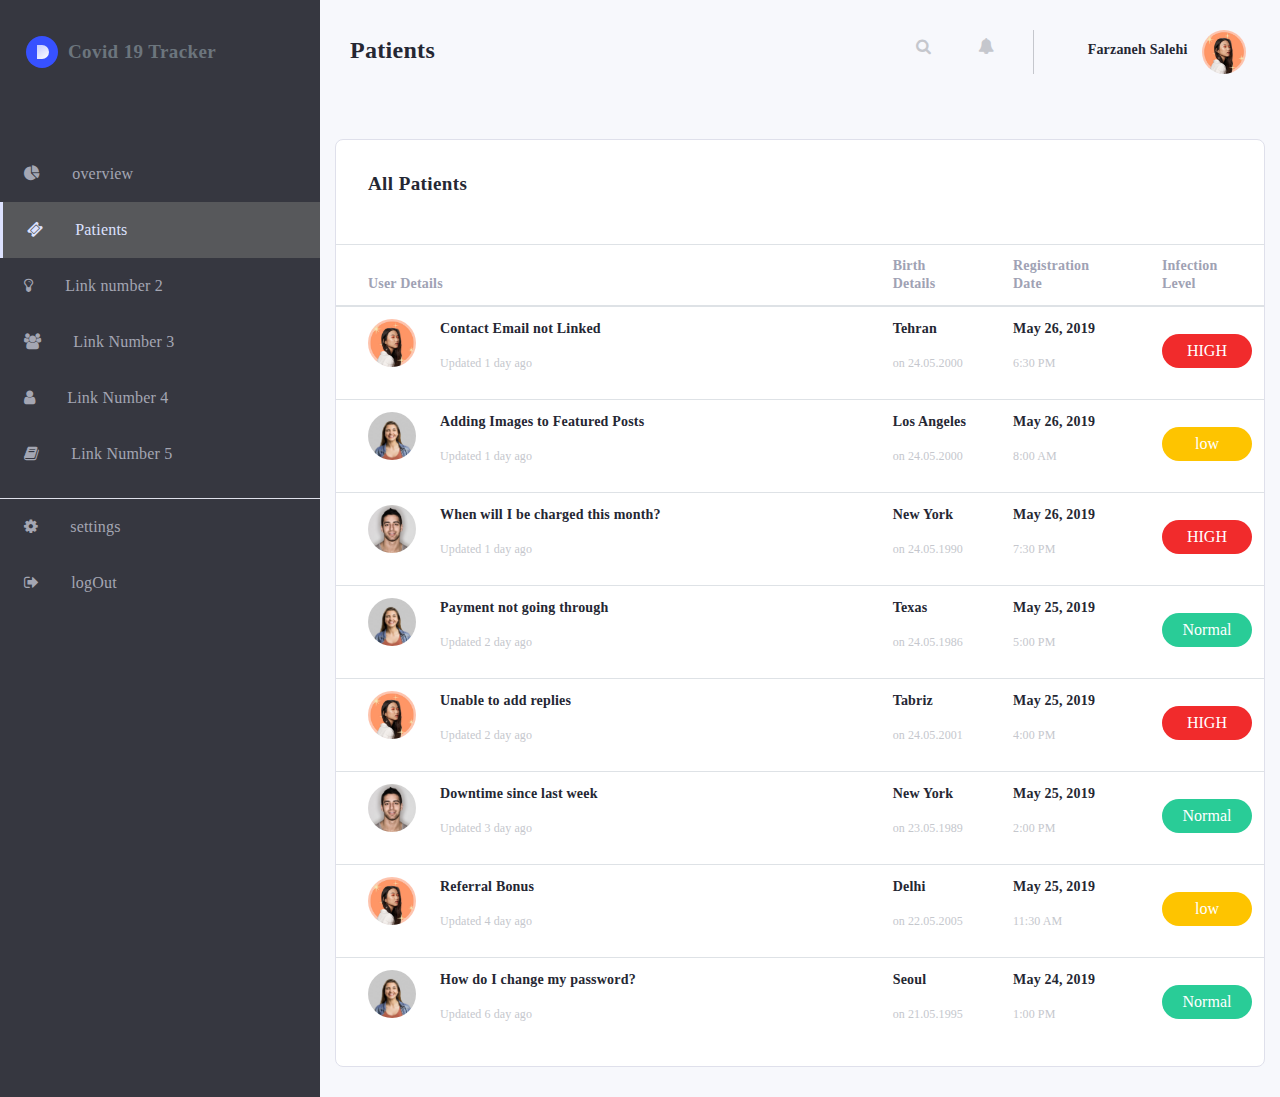
<file: covid-19 Dashboard/users.html>
<!doctype html>
<html lang="en">
    <head>
        <!-- Required meta tags -->
        <meta charset="utf-8">
        <meta name="viewport" content="width=device-width, initial-scale=1, shrink-to-fit=no">
        <meta name="description" content="Coronavirus (COVID-19) dashboard to show the dynamics of Сoronavirus distribution per country">
        <meta name="author" content="Farzaneh Salehi">

        <!-- Bootstrap CSS -->
        <link rel="stylesheet" href="https://maxcdn.bootstrapcdn.com/bootstrap/4.0.0/css/bootstrap.min.css" integrity="sha384-Gn5384xqQ1aoWXA+058RXPxPg6fy4IWvTNh0E263XmFcJlSAwiGgFAW/dAiS6JXm" crossorigin="anonymous">

        <!-- Style Css-->
        <link rel="stylesheet" href="Css/style.css">

        <!-- Load an icon library -->
        <link rel="stylesheet" href="https://cdnjs.cloudflare.com/ajax/libs/font-awesome/4.7.0/css/font-awesome.min.css">

        <title>
            Covid 19 Tracker-Sokan Edition
        </title>
    </head>
    <body>
        <div class="container-fluid no-padd">
            <div class="row no-margin">
                <div class="col-md-3 no-padd hidden-xs">
                    <div class="sideBar"  id="myTopnav">
                        <div class="topMenu">
                                <!-- covid 19 Tracker with logo-->
                                <div class="titleSideBar">
                                    <!-- blue circle-->
                                    <div class="logoCovid">
                                        <!-- D -->
                                        <div class="logoD">

                                        </div>
                                    </div>
                                </div>
                                <div class="txtTitleSideBar  text-muted">
                                    Covid 19 Tracker
                                </div>
                        </div>
                        <!-- firstmenu of side bar-->
                        <div class="firstMenu">
                            <a href="index.html"  > <i class="fa fa-pie-chart" aria-hidden="true"></i>overview</a>
                            <a href="users.html" class="active"><i class="fa fa-ticket" aria-hidden="true"></i>Patients</a>
                            <a href="#Link2"><i class="fa fa-lightbulb-o" aria-hidden="true"></i>Link number 2</a>
                            <a href="#Link3"><i class="fa fa-users" aria-hidden="true"></i>Link Number 3</a>
                            <a href="#Link4"><i class="fa fa-user" aria-hidden="true"></i>Link Number 4</a>
                            <a href="#Link5"><i class="fa fa-book" aria-hidden="true"></i>Link Number 5</a>
                        </div>
                          <!-- second menu of side bar/below line-->
                        <div class="logSettingMenu">
                            <a href="#settings" class="active" > <i class="fa fa-cog" aria-hidden="true"></i>settings</a>
                            <a href="#logOut"><i class="fa fa-sign-out" aria-hidden="true"></i>logOut</a>
                        </div>
                        <a href="javascript:void(0);" class="icon " onclick="myFunction()">
                            <i class="fa fa-bars pull-right"></i>
                          </a>
                    </div>
                </div>
                <div class="col-sm-9">
                    <div class="header row">
                          <!-- title of page -->
                        <div class="titleHeader col-sm-7 col-md-7">
                            <p class="titleOfProject">
                                 Patients
                            </p>
                        </div>
                          <!-- search and notification-->
                        <div class="notifMenu col-sm-2 hidden-xs">
                            <a href="#searchBar" class="col-sm-6 pull-left"> <i class="fa fa-search" aria-hidden="true"></i></a>
                            <a href="#notification" class="col-sm-6 pull-right"> <i class="fa fa-bell" aria-hidden="true"></i></a>
                        </div>
                          <!-- visit profile-->
                        <div class="profile col-sm-3">
                            <div class="row">
                                <div class="col-sm-8  col-8 profileBox">
                                    <a class="profileName"></a>
                                        Farzaneh Salehi
                                    </a>
                                </div>
                                <div class="col-sm-4 col-4">
                                    <img src="Image/2.jpeg"/>
                                </div>
                            </div>
                            
                        </div>
                    </div>
                      <!-- users/this is hard code because we need a form to receive information,sql and php or node.js to receive information from the database and deliver to JS/This is done for the next phase -->
                    <div class="users">
                        <div class="titleHeader col-sm-12">
                            <p class="titleOfProject">
                                 All Patients
                            </p>
                        </div>
                        <table class="table">
                            <thead>
                              <tr>
                                <th scope="col">User Details</th>
                                <th scope="col">Birth Details</th>
                                <th scope="col">Registration Date</th>
                                <th scope="col">Infection Level</th>
                              </tr>
                            </thead>
                            <tbody>
                              <tr>
                                <td scope="row">
                                    <img src="Image/2.jpeg" class="profileList pull-left"/>
                                    <div class="tableBox">   
                                    <p class="titleTd">Contact Email not Linked</p>
                                    <p class="txtTd">Updated 1 day ago</p>
                                    </div>
                                </td>
                                <td>
                                    <div class="tableBox">
                                         <p class="titleTd">Tehran</p>
                                    <p class="txtTd">on 24.05.2000</p>
                                    </div>
                                   
                                </td>
                                <td>
                                    <div class="tableBox">
                                        <p class="titleTd">May 26, 2019</p>
                                    <p class="txtTd">6:30 PM</p>
                                    </div>
                                    
                                </td>
                                <td>
                                    <p class="infectionLvlHigh">
                                        HIGH
                                    </p>
                                </td>
                              </tr>
                              <tr>
                                <td scope="row">
                                    <img src="Image/4.jpeg"  class="profileList pull-left"/>
                                    <div class="tableBox">
                                         <p class="titleTd">Adding Images to Featured Posts</p>
                                    <p class="txtTd">Updated 1 day ago</p>
                                    </div>
                                   
                                </td>
                                <td>
                                    <div class="tableBox">
                                         <p class="titleTd">Los Angeles</p>
                                    <p class="txtTd">on 24.05.2000</p>
                                    </div>
                                   
                                </td>
                                <td>
                                    <div class="tableBox">
                                         <p class="titleTd">May 26, 2019</p>
                                    <p class="txtTd">8:00 AM</p>
                                    </div>
                                   
                                </td>
                                <td>
                                    <p class="infectionLvlLow">
                                        low
                                    </p>
                                </td>
                              </tr>
                              <tr>
                                <td scope="row">
                                    <img src="Image/5.jpeg" class="profileList pull-left"/>
                                    <div class="tableBox">
                                         <p class="titleTd">When will I be charged this month?</p>
                                    <p class="txtTd">Updated 1 day ago</p>
                                    </div>
                                   
                                </td>
                                <td>
                                    <div class="tableBox">
                                         <p class="titleTd">New York</p>
                                    <p class="txtTd">on 24.05.1990</p>
                                    </div>
                                   
                                </td>
                                <td>
                                    <div class="tableBox">
                                       <p class="titleTd">May 26, 2019</p>
                                    <p class="txtTd">7:30 PM</p>  
                                    </div>
                                   
                                </td>
                                <td>
                                    <p class="infectionLvlHigh">
                                        HIGH
                                    </p>
                                </td>
                              </tr>
                              <tr>
                                <td scope="row">
                                    <img src="Image/4.jpeg"  class="profileList pull-left"/>
                                    <div class="tableBox">
                                         <p class="titleTd">Payment not going through</p>
                                    <p class="txtTd">Updated 2 day ago</p>
                                    </div>
                                   
                                </td>
                                <td>
                                    <div class="tableBox">
                                        <p class="titleTd">Texas</p>
                                    <p class="txtTd">on 24.05.1986</p>
                                    </div>
                                    
                                </td>
                                <td>
                                    <div class="tableBox">
                                         <p class="titleTd">May 25, 2019</p>
                                    <p class="txtTd">5:00 PM</p>
                                    </div>
                                   
                                </td>
                                <td>
                                    <p class="infectionLvlNormal">
                                        Normal
                                    </p>
                                </td>
                              </tr>
                              <tr>
                                <td scope="row">
                                    <img src="Image/2.jpeg" class="profileList pull-left"/>
                                    <div class="tableBox">
                                        <p class="titleTd">Unable to add replies</p>
                                    <p class="txtTd">Updated 2 day ago</p>
                                    </div>
                                    
                                </td>
                                <td>
                                    <div class="tableBox">
                                        <p class="titleTd">Tabriz</p>
                                    <p class="txtTd">on 24.05.2001</p>
                                    </div>
                                    
                                </td>
                                <td>
                                    <div class="tableBox">
                                         <p class="titleTd">May 25, 2019</p>
                                    <p class="txtTd">4:00 PM</p>
                                    </div>
                                   
                                </td>
                                <td>
                                    <p class="infectionLvlHigh">
                                        HIGH
                                    </p>
                                </td>
                              </tr>
                              <tr>
                                <td scope="row">
                                    <img src="Image/5.jpeg"  class="profileList pull-left"/>
                                    <div class="tableBox">
                                         <p class="titleTd">Downtime since last week</p>
                                    <p class="txtTd">Updated 3 day ago</p>
                                    </div>
                                   
                                </td>
                                <td>
                                    <div class="tableBox">
                                       <p class="titleTd">New York</p>
                                    <p class="txtTd">on 23.05.1989</p>  
                                    </div>
                                   
                                </td>
                                <td>
                                    <div class="tableBox">
                                       <p class="titleTd">May 25, 2019</p>
                                    <p class="txtTd">2:00 PM</p>  
                                    </div>
                                   
                                </td>
                                <td>
                                    <p class="infectionLvlNormal">
                                        Normal
                                    </p>
                                </td>
                              </tr>
                              <tr>
                                <td scope="row">
                                    <img src="Image/2.jpeg"  class="profileList pull-left"/>
                                    <div class="tableBox">
                                         <p class="titleTd">Referral Bonus</p>
                                    <p class="txtTd">Updated 4 day ago</p>
                                    </div>
                                   
                                </td>
                                <td>
                                    <div class="tableBox">
                                        <p class="titleTd">Delhi</p>
                                    <p class="txtTd">on 22.05.2005</p>
                                    </div>
                                    
                                </td>
                                <td>
                                    <div class="tableBox">
                                        <p class="titleTd">May 25, 2019</p>
                                    <p class="txtTd">11:30 AM</p>
                                    </div>
                                    
                                </td>
                                <td>
                                    <p class="infectionLvlLow">
                                        low
                                    </p>
                                </td>
                              </tr>
                              <tr>
                                <td scope="row">
                                    <img src="Image/4.jpeg"  class="profileList pull-left"/>
                                    <div class="tableBox">
                                        <p class="titleTd">How do I change my password?</p>
                                    <p class="txtTd">Updated 6 day ago</p>
                                    </div>
                                    
                                </td>
                                <td>
                                    <div class="tableBox">
                                        <p class="titleTd">Seoul</p>
                                    <p class="txtTd">on 21.05.1995</p>
                                    </div>
                                    
                                </td>
                                <td>
                                    <div class="tableBox">
                                        <p class="titleTd">May 24, 2019</p>
                                    <p class="txtTd">1:00 PM</p>
                                    </div>
                                    
                                </td>
                                <td>
                                    <p class="infectionLvlNormal">
                                        Normal
                                    </p>
                                </td>
                              </tr>
                            </tbody>
                          </table>
                    </div>
                </div>
                
            </div>
        
        </div>
       
        <!-- Optional JavaScript -->
        <script src="Js/main.js"></script>
        <!-- jQuery first, then Popper.js, then Bootstrap JS -->
        <script src="https://code.jquery.com/jquery-3.2.1.slim.min.js" integrity="sha384-KJ3o2DKtIkvYIK3UENzmM7KCkRr/rE9/Qpg6aAZGJwFDMVNA/GpGFF93hXpG5KkN" crossorigin="anonymous"></script>
        <script src="https://cdnjs.cloudflare.com/ajax/libs/popper.js/1.12.9/umd/popper.min.js" integrity="sha384-ApNbgh9B+Y1QKtv3Rn7W3mgPxhU9K/ScQsAP7hUibX39j7fakFPskvXusvfa0b4Q" crossorigin="anonymous"></script>
        <script src="https://maxcdn.bootstrapcdn.com/bootstrap/4.0.0/js/bootstrap.min.js" integrity="sha384-JZR6Spejh4U02d8jOt6vLEHfe/JQGiRRSQQxSfFWpi1MquVdAyjUar5+76PVCmYl" crossorigin="anonymous"></script>
    </body>
</html>
</file>
<file: covid-19 Dashboard/Css/style.css>
* { 
    padding: 0; 
    margin: 0; 
} 

body{
    font-family: mulish;
    width: 100%;
    background: #F7F8FC;
    font-style: normal;
}

.no-padd {
    padding-left: 0rem;
    padding-right: 0rem;
}

.no-margin {
    margin: 0rem;
}

.sideBar{
    background: #363740;
    height: 100%;
    overflow: hidden;
    width: 100%;
    display: block;
}

.sideBar a {
    padding: 1.125rem 0rem;
    cursor: pointer; 
    text-decoration: none;
    font-weight: normal;
    font-size: 1rem;
    line-height: 1.25rem;
    letter-spacing: 0.2px;
    color: #A4A6B3;
    width: 100%;
    display: inline-block;
}

.titleSideBar {
    position: relative;
    width: 2rem;
    height: 2rem;
    left: 1.625rem;
    top: 2.25rem;
}
    
.logoCovid {
    position: absolute;
    left: 0%;
    right: 0%;
    top: 0%;
    bottom: 0%;
    background: #3751FF;
    border-radius: 50%;
}
    
.logoD{
    position: absolute;
    left: 0.6875rem;
    right: 0.5625rem;
    top: 0.5625rem;
    bottom: 0.5625rem;
    border-radius: 0rem 1.25rem 1.25rem 0rem;
    background: linear-gradient(143.7deg, rgba(255, 255, 255, 0.7) 0%, #FFFFFF 100%);
}

.txtTitleSideBar {
    margin: 0.5rem 0rem 82px 68px;
    font-style: normal;
    font-weight: bold;
    font-size: 1.1875rem;
    line-height: 1.5rem;
    letter-spacing: 0.4px;
    color: #A4A6B3;
}

.firstMenu a.active , .logSettingMenu a:active{
    background: #57585B;
    border-left: 0.1875rem solid #DDE2FF;
    color: #DDE2FF;
}

.sideBar .icon {
    display: none;
  }

.sideBar a:hover:not(.active){
    background: #57585B;
    color: #DDE2FF;
}

.firstMenu a:last-child {
    border-bottom: 0.0625rem solid #DFE0EB;
    padding-bottom: 2.125rem;
}

.firstMenu i , .logSettingMenu i{
    padding: 0rem 2rem 0rem 1.5rem;
}

.header{
    margin: 1.875rem 0rem  	3.625rem 0rem;
}

.header .titleHeader .titleOfProject {
    font-weight: bold;
    font-size: 1.5rem;
    line-height: 1.875rem;
    letter-spacing: 0.3px;
    color: #252733;
    margin-top: 0.3125rem;
}

.notifMenu a {
    padding: 0rem 0.8125rem;
    color: #C5C7CD;
    text-align: center;
    margin-top: 0.3125rem;
}
      
.notifMenu a:hover {
    background-color: #57585b;
}

 .profileBox{
    border-left: 0.0625rem solid #C5C7CD;
    padding-left: 0.9375rem;
    padding-right: 0rem;
    font-weight: 600;
    font-size: 0.875rem;
    line-height: 1.25rem;
    text-align: right;
    letter-spacing: 0.2px;
    color: #252733;
    padding-top: 0.625rem;
 }  

.profile img {
    height: 2.75rem;
    border-radius: 50%;
}
.users .titleHeader {
   padding: 2rem; 
    font-weight: bold;
    font-size:1.1875rem;
    line-height: 1.5rem;
    letter-spacing: 0.4px;
    color: #252733;
}
/*.card {
    position: absolute;
    height: 134px;
    left: 285px;
    right: 2.0625rem;
    top: 128px;
}
*/

.nums {
    width: 100%;
    margin: 0rem 0.9375rem;
    background: #FFFFFF;
    border: 0.0625rem solid #DFE0EB;
    box-sizing: border-box;
    border-radius: 0.5rem;
}
.cards {
    margin-bottom: 1.875rem;
}
.nums:hover .mCard a , .nums:hover .mCard .numbers {
    color: #3751FF;
}

.nums:hover {
    cursor: pointer;
    border: 0.0625rem solid #3751FF;
    box-sizing: border-box;
}

.nums .mCard .numsText {
    margin-bottom: 0.75rem;
    font-weight: bold;
    font-size: 1.1875rem;
    line-height: 1.5rem;
    text-align: center;
    letter-spacing: 0.4px;
    color: #9FA2B4;
}

.nums .mCard {
    text-align: center;
    margin-top: 1.5rem;
}

.nums .mCard .numbers{
    display: block;
    font-weight: bold;
    font-size: 1.375rem;
    line-height: 3.125rem;
    text-align: center;
    letter-spacing: 0.0625rem;
    color: #252733;
    padding-bottom: 1.5rem;
}

.borderBox {
    margin: 0.9375rem;
    background: #FFFFFF;
    border: 0.0625rem solid #DFE0EB;
    box-sizing: border-box;
    border-radius: 0.5rem;
    padding: 2rem;
} 

.todayTrends .titleHeader {
    font-weight: bold;
    font-size: 1.1875rem;
    line-height: 1.5rem;
    letter-spacing: 0.4px;
    color: #252733;
}

.profileList{
    width: 10%;
    margin-right: 1.5rem;
    border-radius: 50%;
}

.titleTd{
    font-weight: 600;
    font-size: 0.875rem;
    line-height: 1.25rem;
    letter-spacing: 0.2px;
    color: #252733;
}

.txtTd{
    font-weight: normal;
    font-size: 0.75rem;
    line-height: 1rem ;
    letter-spacing: 0.1px;
    color: #C5C7CD;
}

.tableBox{
    padding: 0rem  0rem ;
}

.users .table th{
    color: #C5C7CD;
}

.infectionLvlHigh {
    padding: 0.3125rem 0.625rem;
    margin-top: 0.9375rem;
    text-align: center;
    width: 100%;
    color: #fff;
    background: #F12B2C;
    border-radius: 6.25rem;
}

.infectionLvlNormal {
    text-align: center;
    padding: 0.3125rem 0.625rem;
    margin-top: 0.9375rem;
    width: 100%;
    color: #fff;
    background: #29CC97;
    border-radius: 6.25rem;
}

.infectionLvlLow {
    padding: 0.3125rem;
    margin-top: 0.9375rem;
    text-align: center;
    width: 100%;
    color: #fff;
    background: #FEC400;
    border-radius: 6.25rem;
}

.users{
    margin-bottom: 1.875rem;
    background: #FFFFFF;
    border: 0.0625rem solid #DFE0EB;
    box-sizing: border-box;
    border-radius: 0.5rem;
}

.users .table th{
    font-weight: bold;
    font-size: 0.875rem;
    line-height: 1.125rem;
    letter-spacing: 0.2px;
    color: #9FA2B4;
    padding-left: 2rem;
}
.users .table td {
    padding-left: 2rem;
}

.flex-container {
    display: flex;
    flex-direction: row;
    flex-wrap: wrap;
    justify-content: flex-start;
  }
  
.flex-container > div {
    padding: 0.625rem;
  }
/* On screens that are less than 700px wide, make the sidebar into a topbar */
@media screen and (max-width: 767px) {
    .firstMenu  , .logSettingMenu{
        width: 100%;
        height: auto;
        position: relative;
        margin-top: 1.25rem;
    }
    .firstMenu a , .logSettingMenu a{
        float: left;
    }
    div.content {
        margin-left: 0;
    }
   .sideBar a.icon{display: block;}
   .sideBar a{display: none;}
   .sideBar a.icon {
     font-size: 1.875rem;
     position: absolute;
     top: 1.125rem;
     right: 1.875rem;
   }
     .topMenu {
         margin-bottom: 1.25rem;
     }
   .sideBar.responsive {position: relative;}
   .sideBar.responsive a.icon {
     position: absolute;
     right: 0;
     top: 0;
     padding: 0.6875rem;
   }
   .sideBar.responsive a {
     float: none;
     display: block;
     text-align: left;
   }
     .header .titleHeader .titleOfProject{
         font-size: 0.9375rem;
     }
     .notifMenu {
         display: none;
     }
     .profileBox {
         border-left: none;
     }
     .nums {
         margin-bottom: 0.625rem;
     }  
      .profileList {
          display: none;
      }
      .flex-container {
        flex-direction: column;
      }
      
}





@media screen and (min-width: 768px) and (max-width:960px){
    .sideBar a{
         font-size: 0.75rem;
         padding-left: 0.3125rem;
    }
    .sideBar a i {
         display: none;
    }
    .profileList {
        display: none;
    }
}
</file>
